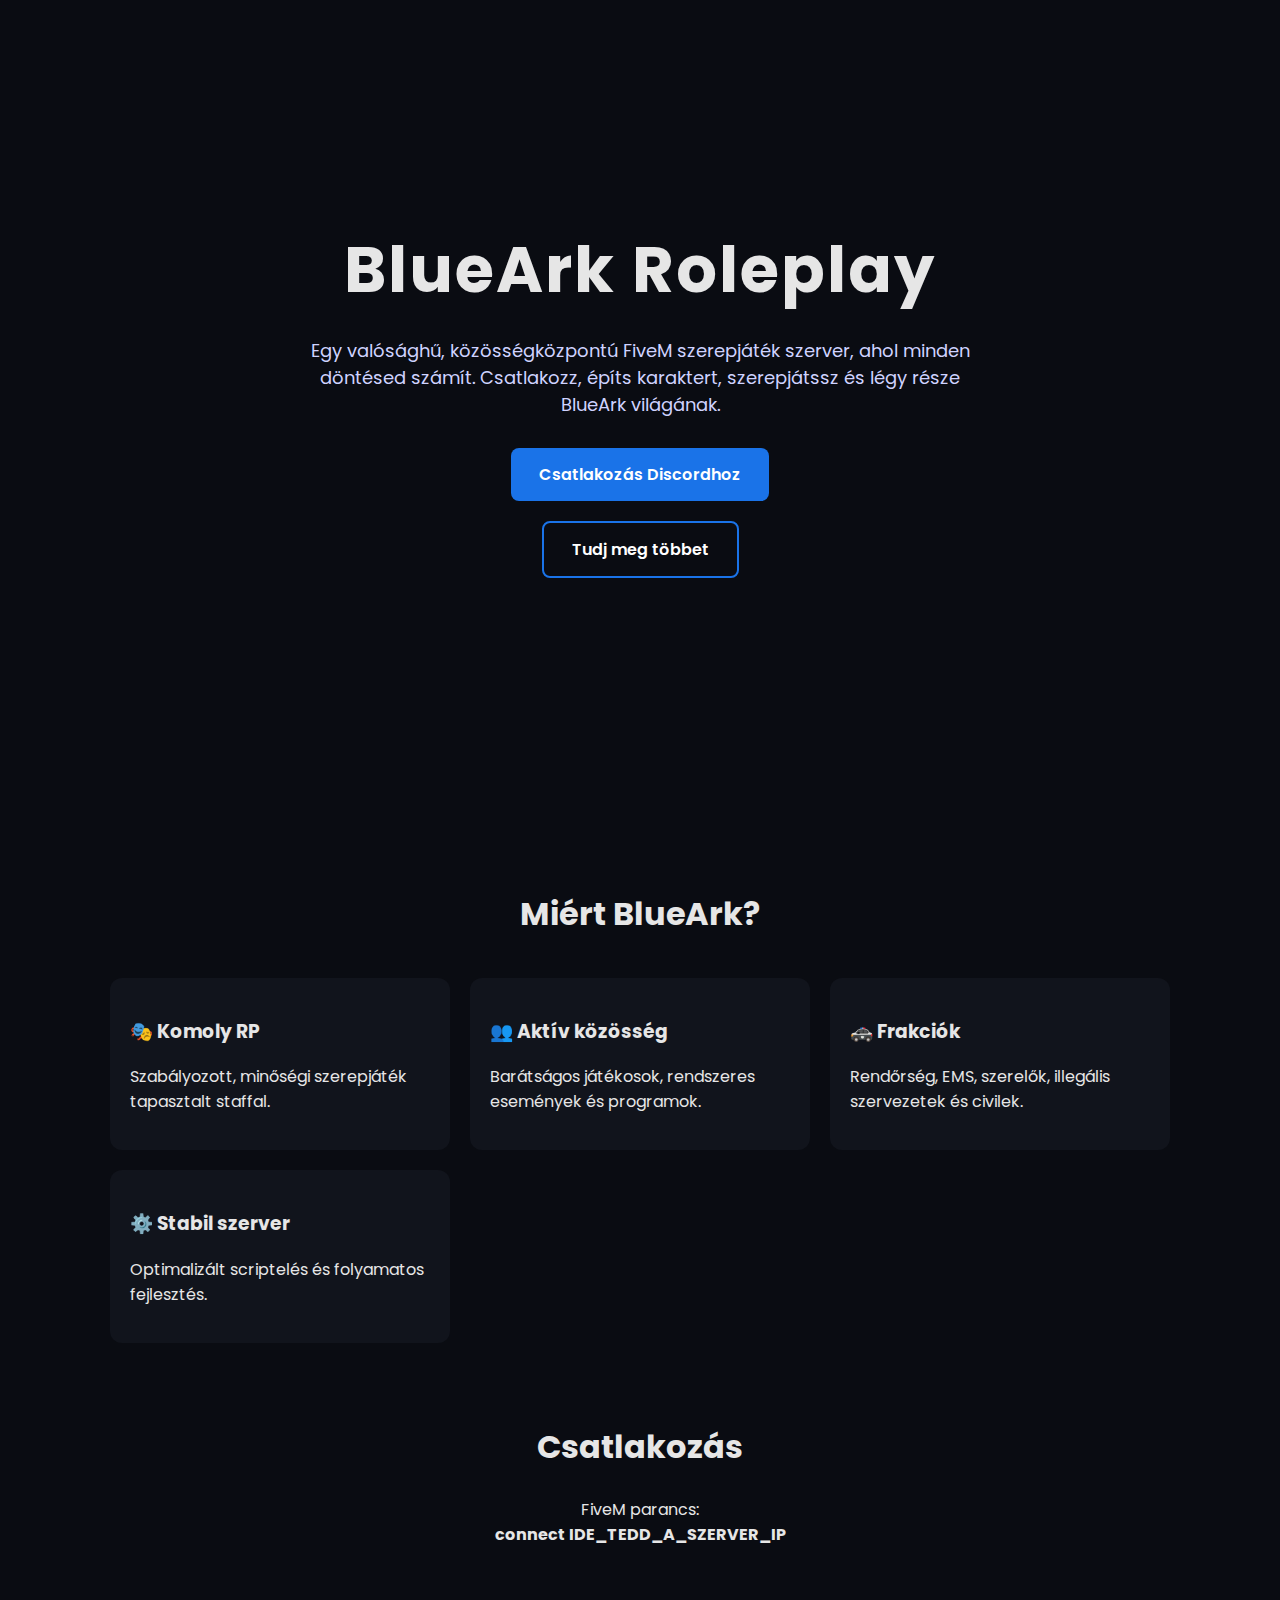
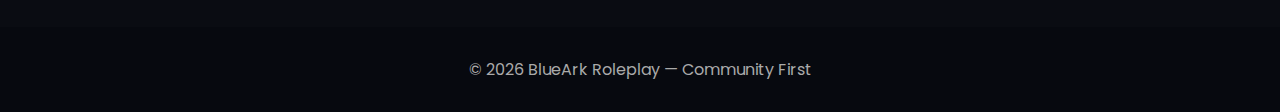
<file: index.html>
<!DOCTYPE html>
<html lang="hu">
<head>
<meta charset="UTF-8">
<meta name="viewport" content="width=device-width, initial-scale=1.0">
<title>BlueArk Roleplay</title>

<style>
@import url('https://fonts.googleapis.com/css2?family=Poppins:wght@300;500;700&display=swap');

* {
    box-sizing: border-box;
}

body {
    margin: 0;
    font-family: 'Poppins', sans-serif;
    background: #0a0c12;
    color: #e6e6e6;
}

/* HERO RÉSZ - FŐ FEJLÉC */
.hero {
    height: 90vh;
    background: linear-gradient(rgba(10,12,18,0.8), rgba(10,12,18,0.9)),
    url('https://images.unsplash.com/photo-1605902711622-cfb43c4432f1?auto=format&fit=crop&w=1600&q=80');
    background-size: cover;
    background-position: center;
    display: flex;
    flex-direction: column;
    justify-content: center;
    align-items: center;
    text-align: center;
    padding: 20px;
}

.hero h1 {
    font-size: 64px;
    margin: 0;
    letter-spacing: 2px;
}

.hero p {
    max-width: 700px;
    margin: 20px auto;
    font-size: 18px;
    color: #cfd3ff;
}

/* GOMBOK */
.btn {
    display: inline-block;
    padding: 14px 28px;
    margin: 10px;
    border-radius: 8px;
    text-decoration: none;
    font-weight: 600;
    transition: 0.3s;
}

.primary {
    background: #1a73e8;
    color: white;
}

.secondary {
    background: transparent;
    color: white;
    border: 2px solid #1a73e8;
}

.btn:hover {
    transform: translateY(-3px);
}

/* SZEKCIÓK */
.section {
    max-width: 1100px;
    margin: 80px auto;
    padding: 0 20px;
}

.section h2 {
    text-align: center;
    font-size: 32px;
}

/* KÁRTYÁK */
.grid {
    display: grid;
    grid-template-columns: repeat(auto-fit, minmax(260px, 1fr));
    gap: 20px;
    margin-top: 40px;
}

.card {
    background: #11141c;
    padding: 20px;
    border-radius: 12px;
}

/* FOOTER */
footer {
    text-align: center;
    padding: 30px;
    background: #07090f;
    color: #aaa;
}
</style>
</head>

<body>

<div class="hero">
    <h1>BlueArk Roleplay</h1>
    <p>
    Egy valósághű, közösségközpontú FiveM szerepjáték szerver, ahol minden döntésed számít.
    Csatlakozz, építs karaktert, szerepjátssz és légy része BlueArk világának.
    </p>

    <a href="https://discord.gg/IDE_TEDD_A_TIED" class="btn primary">Csatlakozás Discordhoz</a>
    <a href="#info" class="btn secondary">Tudj meg többet</a>
</div>

<div class="section" id="info">
<h2>Miért BlueArk?</h2>

<div class="grid">
<div class="card">
<h3>🎭 Komoly RP</h3>
<p>Szabályozott, minőségi szerepjáték tapasztalt staffal.</p>
</div>

<div class="card">
<h3>👥 Aktív közösség</h3>
<p>Barátságos játékosok, rendszeres események és programok.</p>
</div>

<div class="card">
<h3>🚓 Frakciók</h3>
<p>Rendőrség, EMS, szerelők, illegális szervezetek és civilek.</p>
</div>

<div class="card">
<h3>⚙️ Stabil szerver</h3>
<p>Optimalizált scriptelés és folyamatos fejlesztés.</p>
</div>
</div>
</div>

<div class="section">
<h2>Csatlakozás</h2>
<p style="text-align:center;">
FiveM parancs:<br>
<strong>connect IDE_TEDD_A_SZERVER_IP</strong>
</p>
</div>

<footer>
© 2026 BlueArk Roleplay — Community First
</footer>

</body>
</html>
</file>
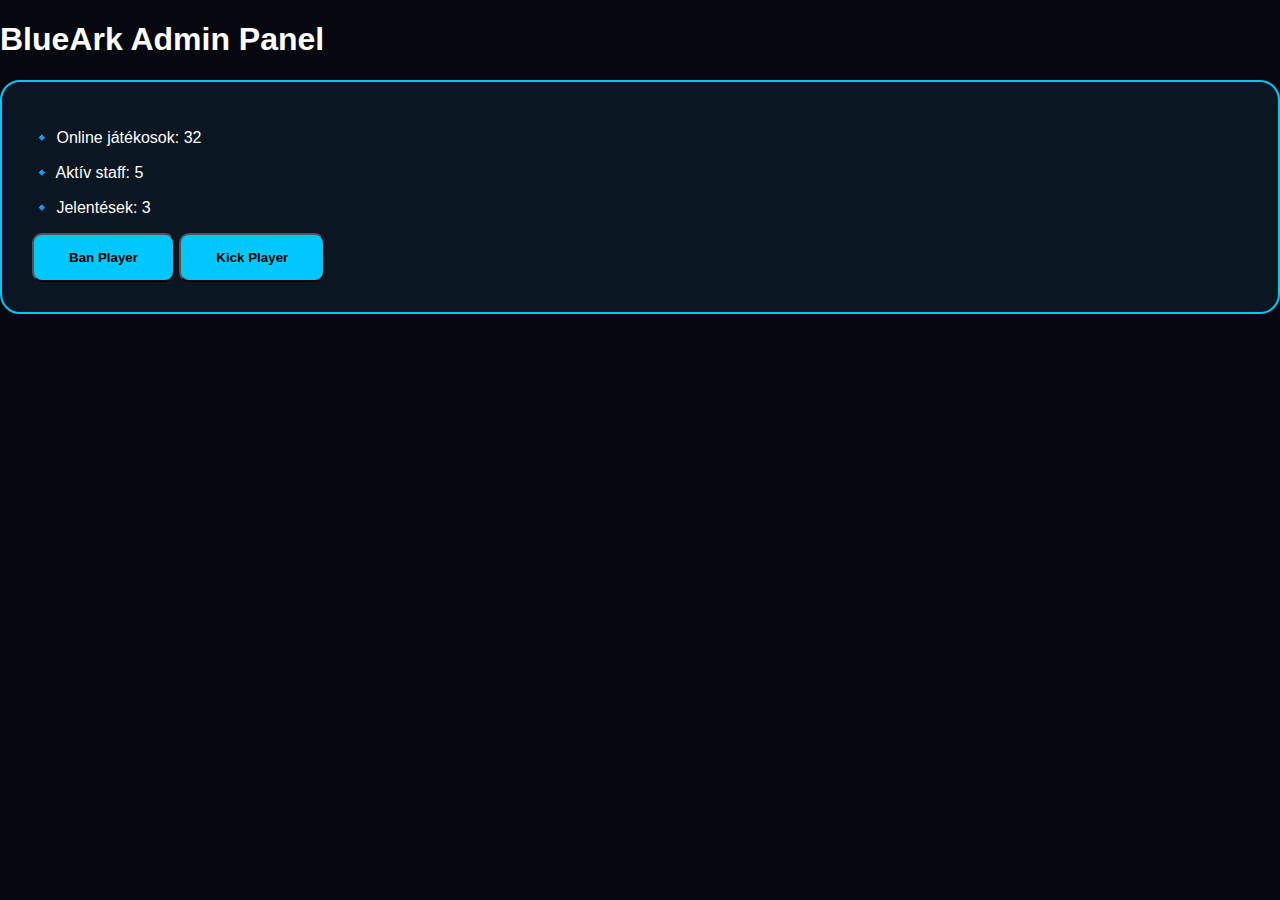
<file: admin.html>
<!DOCTYPE html>
<html>
<head>
<link rel="stylesheet" href="style.css">
</head>
<body>

<h1>BlueArk Admin Panel</h1>

<div class="staff-box">
<p>🔹 Online játékosok: 32</p>
<p>🔹 Aktív staff: 5</p>
<p>🔹 Jelentések: 3</p>
<button class="btn">Ban Player</button>
<button class="btn">Kick Player</button>
</div>

</body>
</html>
</file>
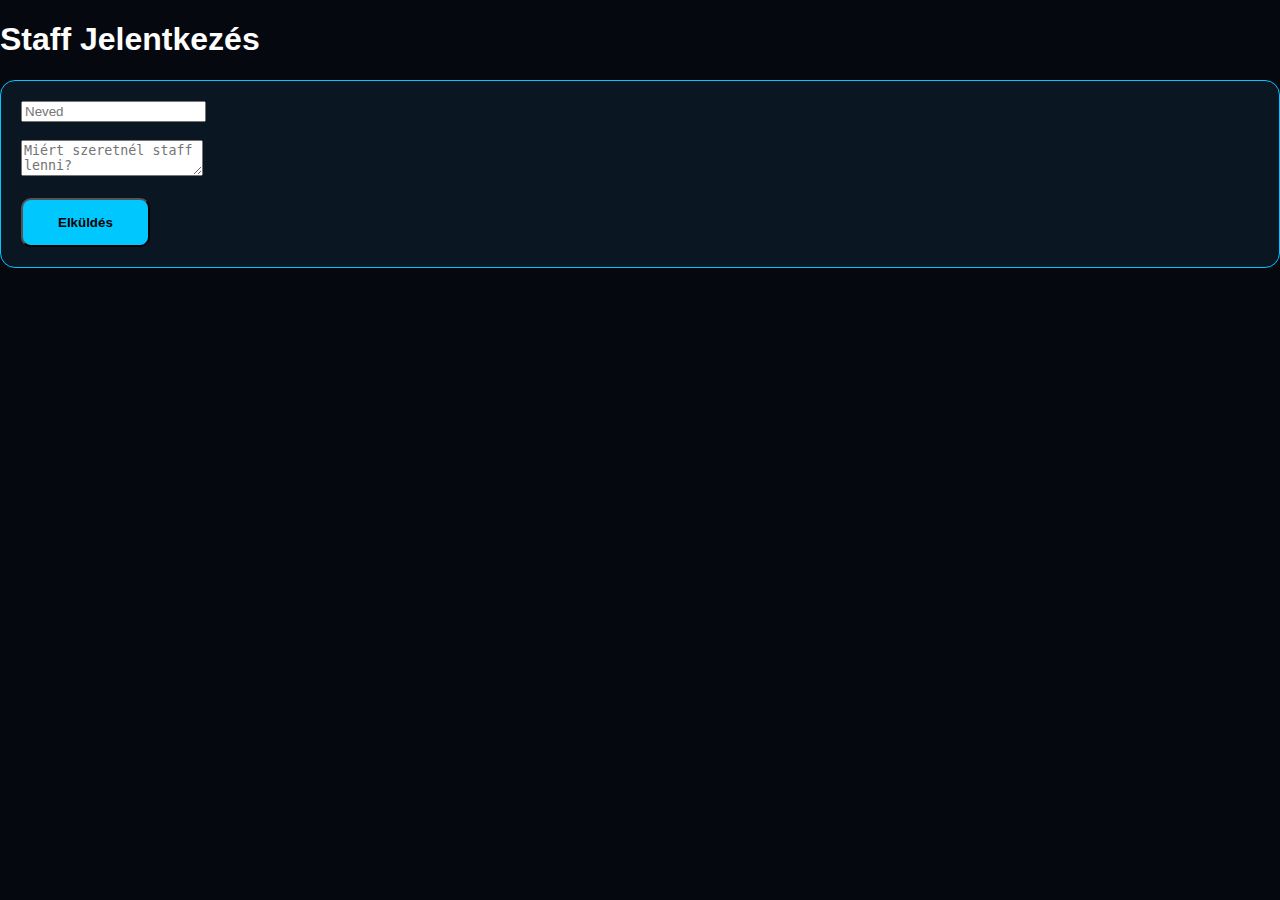
<file: apply.html>
<!DOCTYPE html>
<html>
<head>
<link rel="stylesheet" href="style.css">
</head>
<body>

<h1>Staff Jelentkezés</h1>

<div class="card">
<input placeholder="Neved"><br><br>
<textarea placeholder="Miért szeretnél staff lenni?"></textarea><br><br>
<button class="btn">Elküldés</button>
</div>

</body>
</html>
</file>
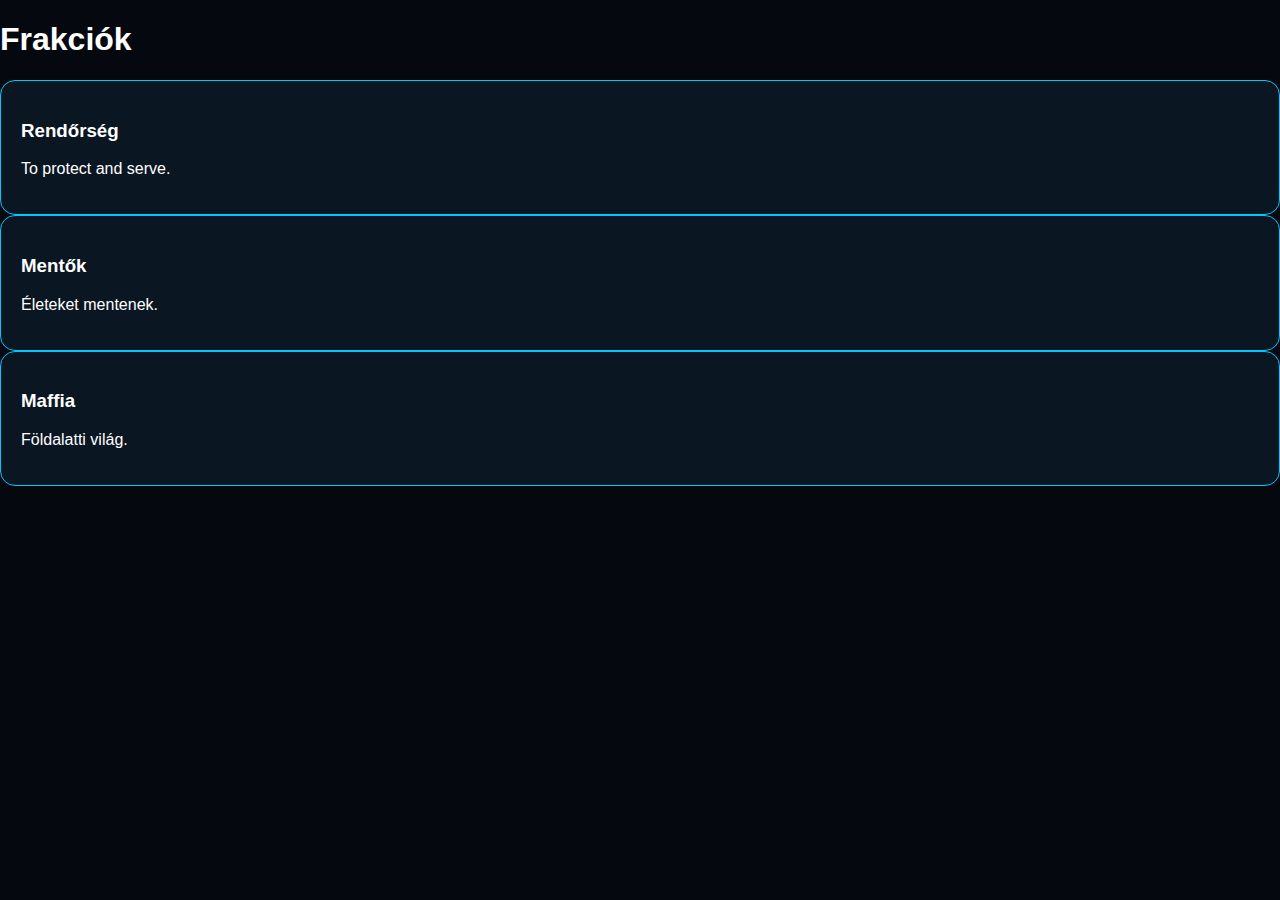
<file: factions.html>
<!DOCTYPE html>
<html>
<head>
<link rel="stylesheet" href="style.css">
</head>
<body>

<h1>Frakciók</h1>

<div class="card">
<h3>Rendőrség</h3>
<p>To protect and serve.</p>
</div>

<div class="card">
<h3>Mentők</h3>
<p>Életeket mentenek.</p>
</div>

<div class="card">
<h3>Maffia</h3>
<p>Földalatti világ.</p>
</div>

</body>
</html>
</file>
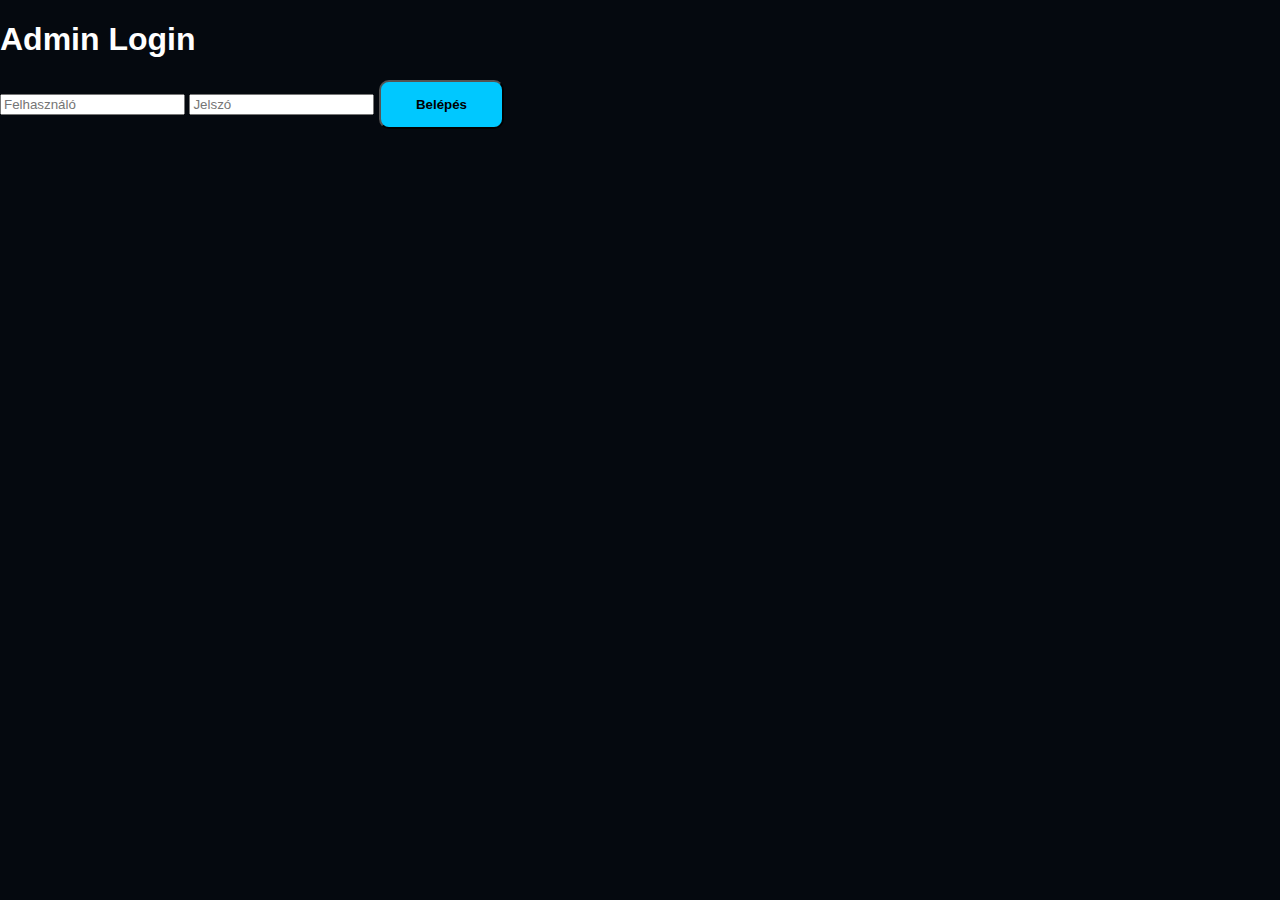
<file: login.html>
<!DOCTYPE html>
<html>
<head>
<link rel="stylesheet" href="style.css">
<script src="script.js"></script>
</head>
<body>

<h1>Admin Login</h1>

<input id="user" placeholder="Felhasználó">
<input id="pass" type="password" placeholder="Jelszó">
<button onclick="login()" class="btn">Belépés</button>

</body>
</html>
</file>
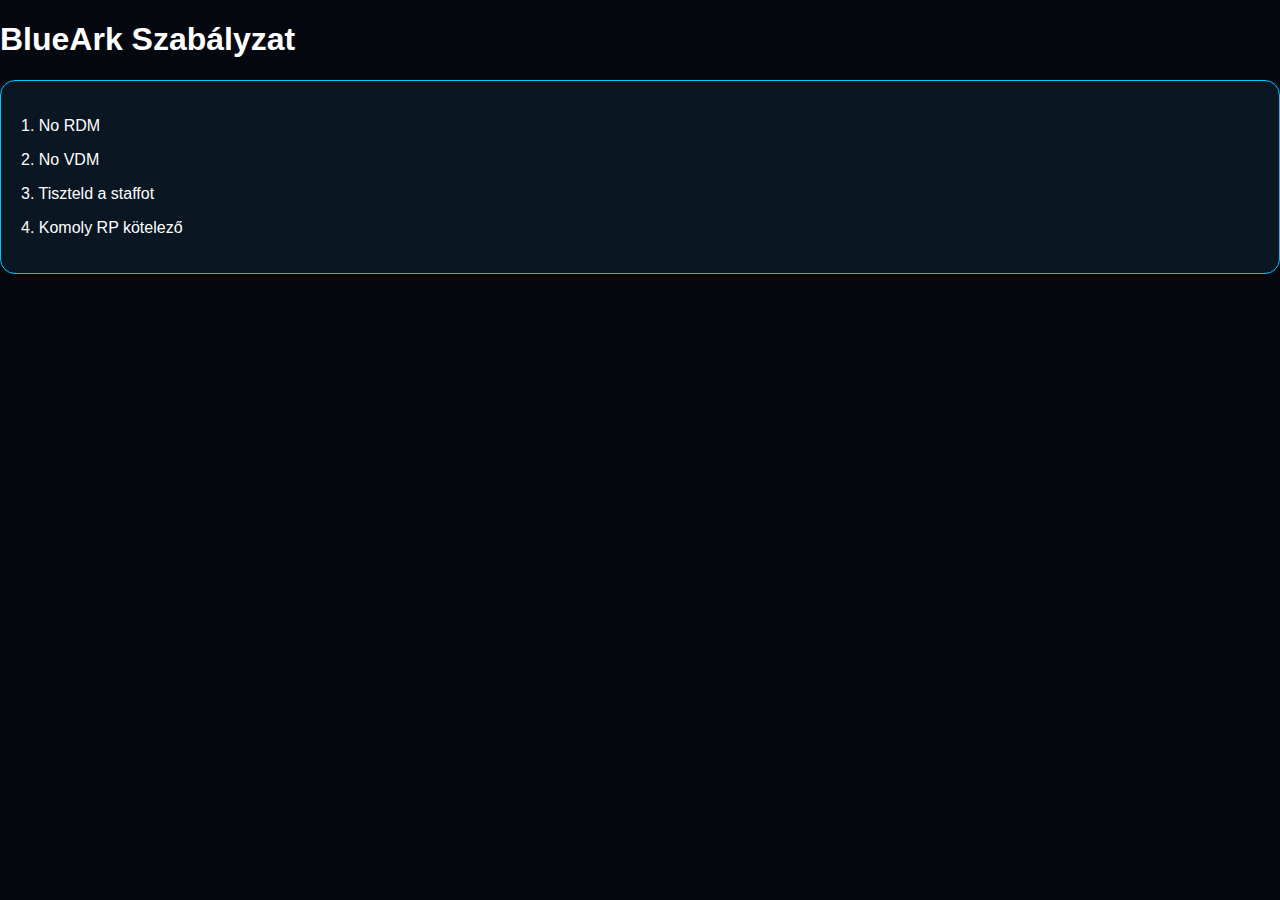
<file: rules.html>
<!DOCTYPE html>
<html>
<head>
<link rel="stylesheet" href="style.css">
</head>
<body>

<h1>BlueArk Szabályzat</h1>

<div class="card">
<p>1. No RDM</p>
<p>2. No VDM</p>
<p>3. Tiszteld a staffot</p>
<p>4. Komoly RP kötelező</p>
</div>

</body>
</html>
</file>
<file: style.css>
body{
    margin:0;
    background:#05090f;
    color:white;
    font-family: Arial, sans-serif;
}

nav{
    position:fixed;
    top:0;
    width:100%;
    background:rgba(5,9,15,0.9);
    display:flex;
    justify-content:center;
    padding:15px;
    z-index:999;
}

nav a{
    color:white;
    text-decoration:none;
    margin:0 18px;
    font-weight:bold;
}

nav a:hover{ color:#00c8ff; }

.hero{
    height:100vh;
    position:relative;
    display:flex;
    align-items:center;
    justify-content:center;
    text-align:center;
}

video{
    position:absolute;
    width:100%;
    height:100%;
    object-fit:cover;
    z-index:-1;
}

.hero-box{
    background:rgba(5,9,15,0.85);
    padding:60px;
    border-radius:20px;
    border:2px solid #00c8ff;
}

.btn{
    padding:15px 35px;
    background:#00c8ff;
    color:black;
    text-decoration:none;
    font-weight:bold;
    border-radius:10px;
}

.card{
    background:#0a1622;
    padding:20px;
    border-radius:15px;
    border:1px solid #00c8ff;
}

.staff-box{
    background:#0a1622;
    padding:30px;
    border-radius:20px;
    border:2px solid #00c8ff;
}
</file>
